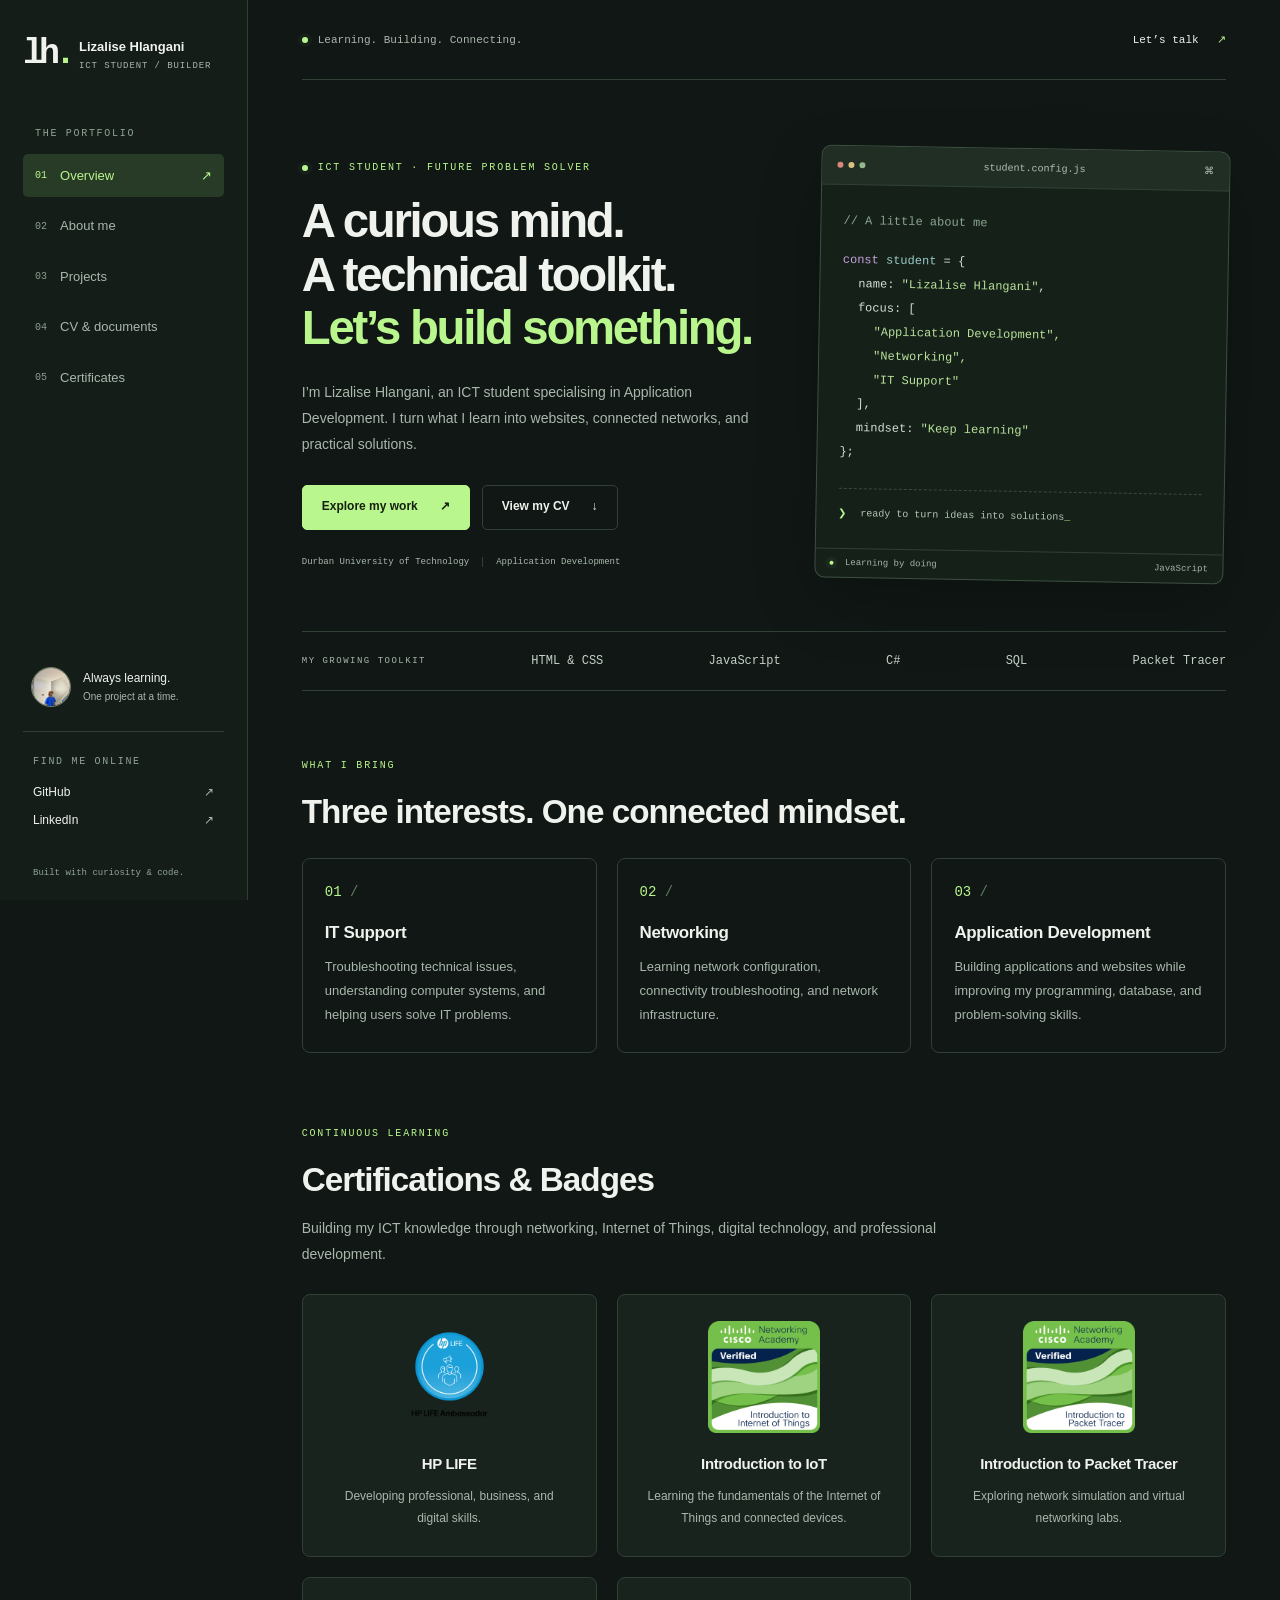
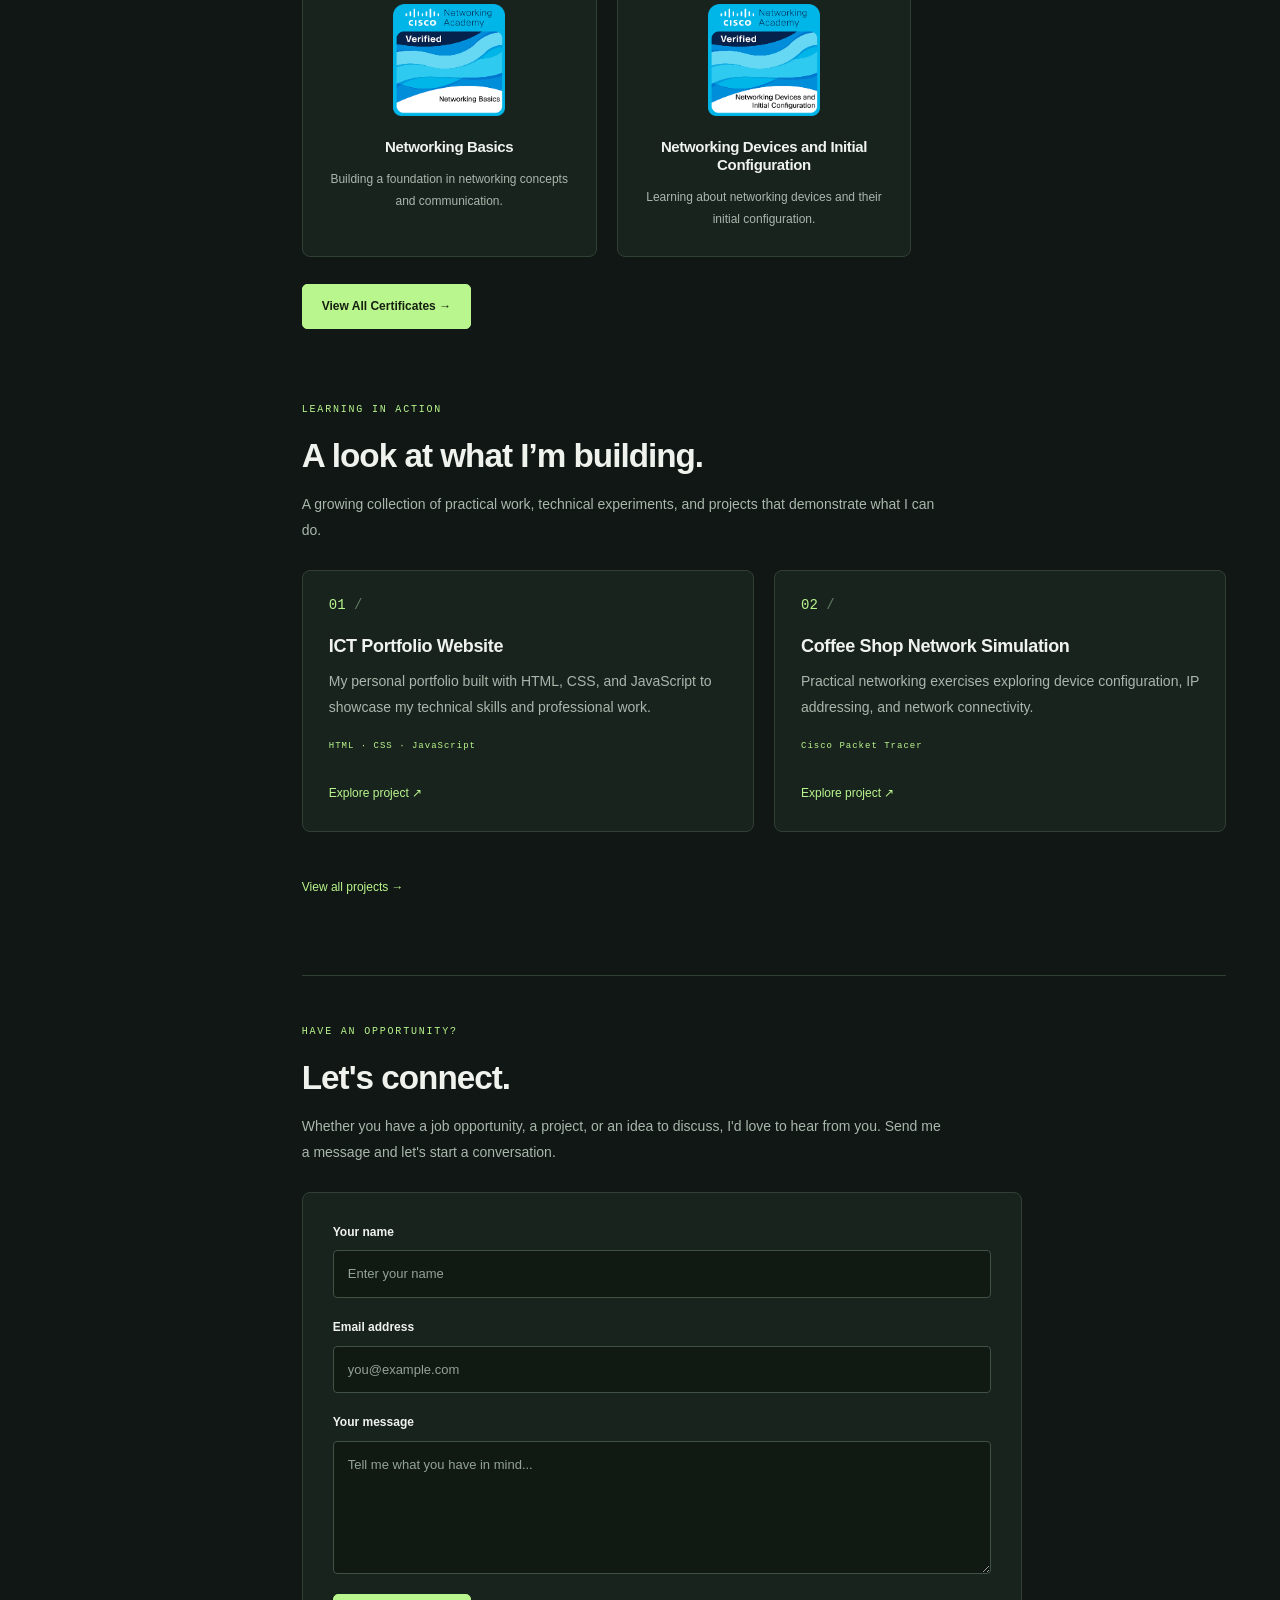
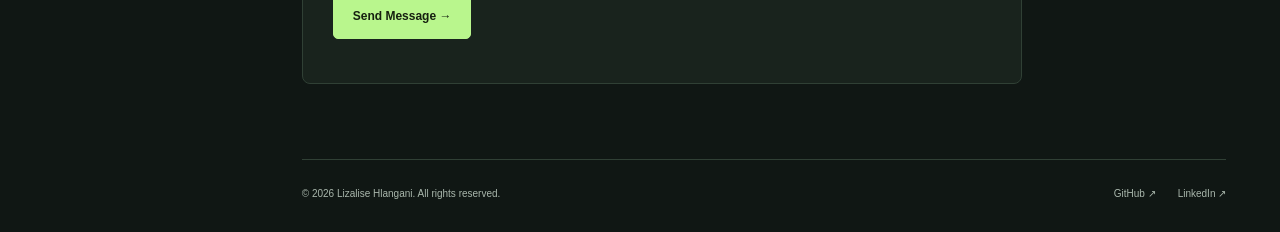
<file: index.html>
<!DOCTYPE html>
<html lang="en">
<head>
    <meta charset="UTF-8">
    <meta name="viewport" content="width=device-width, initial-scale=1.0">

    <meta name="description" content="Lizalise Hlangani’s ICT student portfolio: application development, networking labs, IT support, certificates, and career documents.">
    <meta name="theme-color" content="#101714">
    <link rel="icon" href="Images/favicon.svg" type="image/svg+xml">
    <title>Lizalise Hlangani | ICT Student Portfolio</title>

    <link rel="stylesheet" href="CSS/base.css">
    <link rel="stylesheet" href="CSS/main.css">
</head>
<body>
<a class="skip-link" href="#main">Skip to content</a>

    <aside class="sidebar">
 <a href="index.html" class="brand" aria-label="Lizalise Hlangani home"><span class="brand-icon">lh<span>.</span></span><span class="brand-name">Lizalise Hlangani<small>ICT STUDENT / BUILDER</small></span></a>
 <p class="nav-caption">THE PORTFOLIO</p><nav class="sidebar-nav" id="main-nav" aria-label="Main navigation"><a href="index.html" class="nav-link active" aria-current="page"><span class="nav-number" aria-hidden="true">01</span>Overview<span class="nav-arrow" aria-hidden="true">↗</span></a><a href="about.html" class="nav-link"><span class="nav-number" aria-hidden="true">02</span>About me<span class="nav-arrow" aria-hidden="true">↗</span></a><a href="projects.html" class="nav-link"><span class="nav-number" aria-hidden="true">03</span>Projects<span class="nav-arrow" aria-hidden="true">↗</span></a><a href="cv.html" class="nav-link"><span class="nav-number" aria-hidden="true">04</span>CV & documents<span class="nav-arrow" aria-hidden="true">↗</span></a><a href="certificates.html" class="nav-link"><span class="nav-number" aria-hidden="true">05</span>Certificates<span class="nav-arrow" aria-hidden="true">↗</span></a></nav><div class="sidebar-profile"><img src="Images/badges/lizalise.jpg" alt="Lizalise Hlangani" width="44" height="44"><div>Always learning.<small>One project at a time.</small></div></div><div class="sidebar-connect"><p>FIND ME ONLINE</p><a href="https://github.com/Liza-lise" target="_blank" rel="noopener noreferrer">GitHub <span aria-hidden="true">↗</span></a><a href="https://www.linkedin.com/in/lizalise-hlangani-87b4a82a8" target="_blank" rel="noopener noreferrer">LinkedIn <span aria-hidden="true">↗</span></a></div><span class="sidebar-note">Built with curiosity &amp; code.</span></aside>

    
     <main class="main-content" id="main">
<header class="topbar"><span><span class="status-dot"></span> Learning. Building. Connecting.</span><a href="index.html#contact">Let’s talk <span aria-hidden="true">↗</span></a></header>

<section class="hero home-hero" id="home">
 <div class="hero-copy"><p class="eyebrow"><span class="status-dot"></span> ICT STUDENT · FUTURE PROBLEM SOLVER</p>
 <h1>A curious mind.<br>A technical toolkit.<br><span>Let’s build something.</span></h1>
 <p>I’m Lizalise Hlangani, an ICT student specialising in Application Development. I turn what I learn into websites, connected networks, and practical solutions.</p>
 <div class="hero-actions"><a href="projects.html" class="primary-button">Explore my work <span aria-hidden="true">↗</span></a><a href="cv.html" class="secondary-button">View my CV <span aria-hidden="true">↓</span></a></div>
 <div class="hero-meta"><span>Durban University of Technology</span><span>Application Development</span></div></div>
 <div class="terminal" aria-label="An overview of my technical interests"><div class="terminal-bar"><span class="window-dots" aria-hidden="true"><i></i><i></i><i></i></span><span>student.config.js</span><span aria-hidden="true">⌘</span></div><div class="terminal-body"><p class="code-comment">// A little about me</p><p><span class="code-purple">const</span> <span class="code-blue">student</span> = {</p><p class="code-indent">name: <span class="code-green">"Lizalise Hlangani"</span>,</p><p class="code-indent">focus: [</p><p class="code-indent2 code-green">"Application Development",<br>"Networking",<br>"IT Support"</p><p class="code-indent">],</p><p class="code-indent">mindset: <span class="code-green">"Keep learning"</span></p><p>};</p><div class="terminal-output"><span aria-hidden="true">❯</span> ready to turn ideas into solutions<span class="cursor" aria-hidden="true">_</span></div></div><div class="terminal-footer"><span><span class="status-dot"></span> Learning by doing</span><span>JavaScript</span></div></div>
 </section>
 <div class="tech-strip" aria-label="Technologies I work with"><span>MY GROWING TOOLKIT</span><span>HTML &amp; CSS</span><span>JavaScript</span><span>C#</span><span>SQL</span><span>Packet Tracer</span></div>
         <!-- TECHNICAL FOCUS AREAS -->
      <section class="content-section" id="services">
          <p class="eyebrow">WHAT I BRING</p>
          <h2>Three interests. One connected mindset.</h2>
             <div class="card-grid">

            <article class="portfolio-card">
                <span class="card-icon">01</span>
                <h3>IT Support</h3>
                <p>
                    Troubleshooting technical issues,
                    understanding computer systems, and
                    helping users solve IT problems.
                </p>
            </article>

            <article class="portfolio-card">
                <span class="card-icon">02</span>
                <h3>Networking</h3>
                <p>
                    Learning network configuration,
                    connectivity troubleshooting, and
                    network infrastructure.
                </p>
            </article>

            <article class="portfolio-card">
                <span class="card-icon">03</span>
                <h3>Application Development</h3>
                <p>
                    Building applications and websites
                    while improving my programming,
                    database, and problem-solving skills.
                </p>
            </article>
        </div>
    </section>


<section class="content-section" id="certifications">

    <p class="eyebrow">CONTINUOUS LEARNING</p>

    <h2>Certifications &amp; Badges</h2>

    <p class="section-description">
        Building my ICT knowledge through networking,
        Internet of Things, digital technology, and
        professional development.
    </p>

    <!-- BADGE CARDS -->
    <div class="card-grid badge-grid">

        <!-- HP LIFE -->
        <article class="portfolio-card badge-card">
            <img
                src="Images/badges/HpLIFE.png"
                alt="HP LIFE badge"
                class="badge-image"
                loading="lazy"
            >

            <h3>HP LIFE</h3>

            <p>
                Developing professional, business,
                and digital skills.
            </p>
        </article>

        <!-- INTRODUCTION TO IOT -->
        <article class="portfolio-card badge-card">
            <img
                src="Images/badges/introduction-to-iot.png"
                alt="Introduction to IoT badge"
                class="badge-image"
                loading="lazy"
            >

            <h3>Introduction to IoT</h3>

            <p>
                Learning the fundamentals of the
                Internet of Things and connected devices.
            </p>
        </article>

        <!-- INTRODUCTION TO PACKET TRACER -->
        <article class="portfolio-card badge-card">
            <img
                src="Images/badges/introduction-to-packet-tracer.png"
                alt="Introduction to Packet Tracer badge"
                class="badge-image"
                loading="lazy"
            >

            <h3>Introduction to Packet Tracer</h3>

            <p>
                Exploring network simulation and
                virtual networking labs.
            </p>
        </article>

        <!-- NETWORKING BASICS -->
        <article class="portfolio-card badge-card">
            <img
                src="Images/badges/networking-basics.png"
                alt="Networking Basics badge"
                class="badge-image"
                loading="lazy"
            >

            <h3>Networking Basics</h3>

            <p>
                Building a foundation in networking
                concepts and communication.
            </p>
        </article>

        <!-- NETWORKING DEVICES -->
        <article class="portfolio-card badge-card">
            <img
                src="Images/badges/networking-devices-and-initial-configuration.png"
                alt="Networking Devices and Initial Configuration badge"
                class="badge-image"
                loading="lazy"
            >

            <h3>Networking Devices and Initial Configuration</h3>

            <p>
                Learning about networking devices
                and their initial configuration.
            </p>
        </article>

    </div>

    <!-- VIEW ALL CERTIFICATES -->
      <div class="hero-actions">
          <a href="certificates.html" class="primary-button">
            View All Certificates &rarr;
          </a>
      </div>

   </section>


    <!-- FEATURED PROJECTS -->
    <section class="content-section" id="projects">
        <p class="eyebrow">LEARNING IN ACTION</p><h2>A look at what I’m building.</h2>
        <p class="section-description">
            A growing collection of practical work,
            technical experiments, and projects that
            demonstrate what I can do.
        </p>
        <div class="card-grid">

            <article class="portfolio-card">
                <span class="card-icon">01</span>
                <h3>ICT Portfolio Website</h3>
                <p>
                    My personal portfolio built with HTML,
                    CSS, and JavaScript to showcase my
                    technical skills and professional work.
                </p>
                <span class="project-tag">HTML · CSS · JavaScript</span><a href="projects.html#portfolio" class="text-link">Explore project ↗</a>
            </article>

            <article class="portfolio-card">
                <span class="card-icon">02</span>
                <h3>Coffee Shop Network Simulation</h3>
                <p>
                    Practical networking exercises exploring
                    device configuration, IP addressing,
                    and network connectivity.
                </p>
                <span class="project-tag">Cisco Packet Tracer</span><a href="projects.html#network" class="text-link">Explore project ↗</a>
            </article>

        </div>

        <a href="projects.html" class="text-link">
            View all projects &rarr;
        </a>
    </section>


    <!-- CONTACT FORM -->
    <section class="content-section contact-section" id="contact">
        <p class="eyebrow">HAVE AN OPPORTUNITY?</p>

        <h2>Let's connect.</h2>

        <p class="section-description">
            Whether you have a job opportunity, a project,
            or an idea to discuss, I'd love to hear from you.
            Send me a message and let's start a conversation.
        </p>

        <form class="contact-form" id="contact-form" action="https://formspree.io/f/myekplwq" method="POST">

            <div class="form-group">
                <label for="name">Your name</label>
                <input
                    type="text"
                    id="name"
                    name="name"
                    placeholder="Enter your name"
                    autocomplete="name"
                    required
                >
            </div>

            <div class="form-group">
                <label for="email">Email address</label>
                <input
                    type="email"
                    id="email"
                    name="email"
                    placeholder="you@example.com"
                    autocomplete="email"
                    required
                >
            </div>

            <div class="form-group">
                <label for="message">Your message</label>
                <textarea
                    id="message"
                    name="message"
                    rows="5"
                    placeholder="Tell me what you have in mind..."
                    required
                ></textarea>
            </div>

            <button type="submit" class="primary-button">
                Send Message &rarr;
            </button>

            <p class="form-note" id="form-status" aria-live="polite"></p>

        </form>
    </section>

    <!-- FOOTER -->
    <footer class="site-footer">
        <p>&copy; 2026 Lizalise Hlangani. All rights reserved.</p>

        <div class="footer-socials">
            <a
                href="https://github.com/Liza-lise"
                target="_blank"
                rel="noopener noreferrer"
                aria-label="Visit my GitHub"
            >GitHub ↗</a>

            <a
                href="https://www.linkedin.com/in/lizalise-hlangani-87b4a82a8"
                target="_blank"
                rel="noopener noreferrer"
                aria-label="Visit my LinkedIn"
            >LinkedIn ↗</a>
        </div>
    </footer>

</main>
    <script src="JS/main.js"></script>
</body>
</html>
</file>
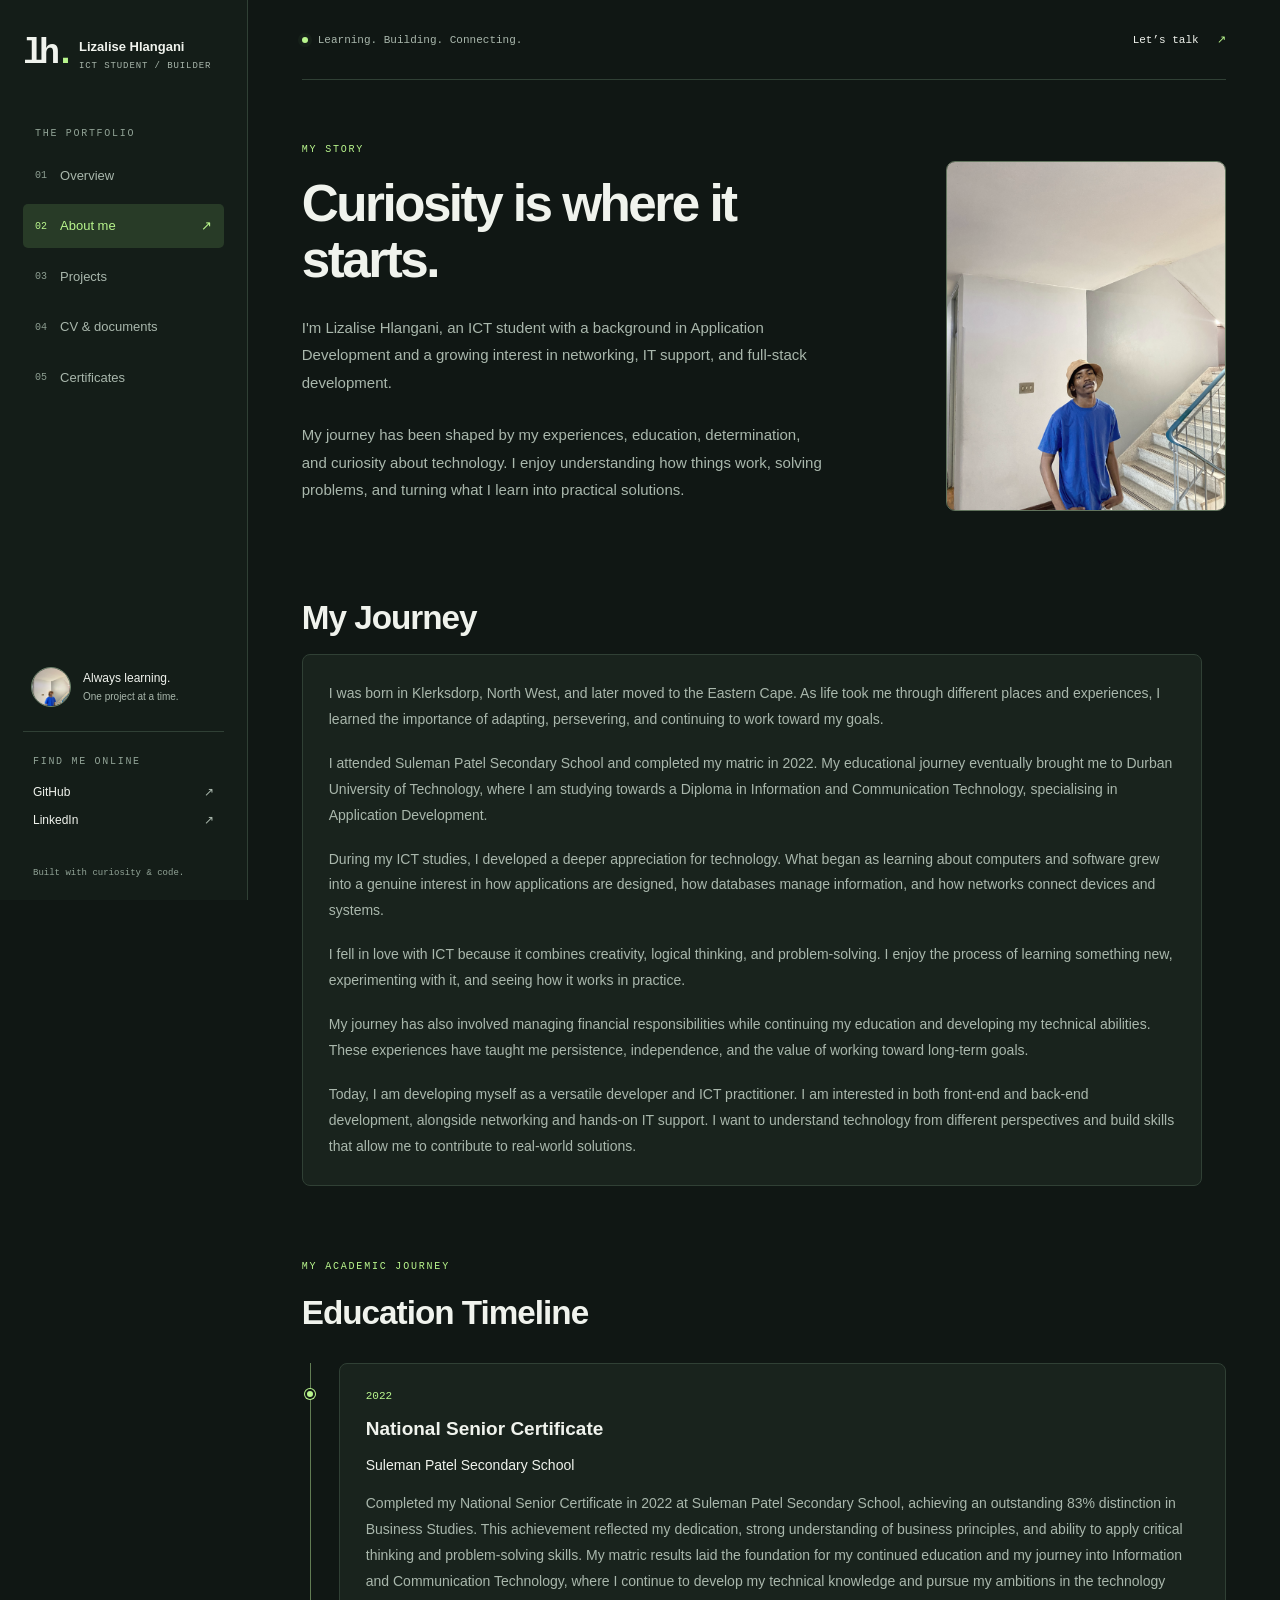
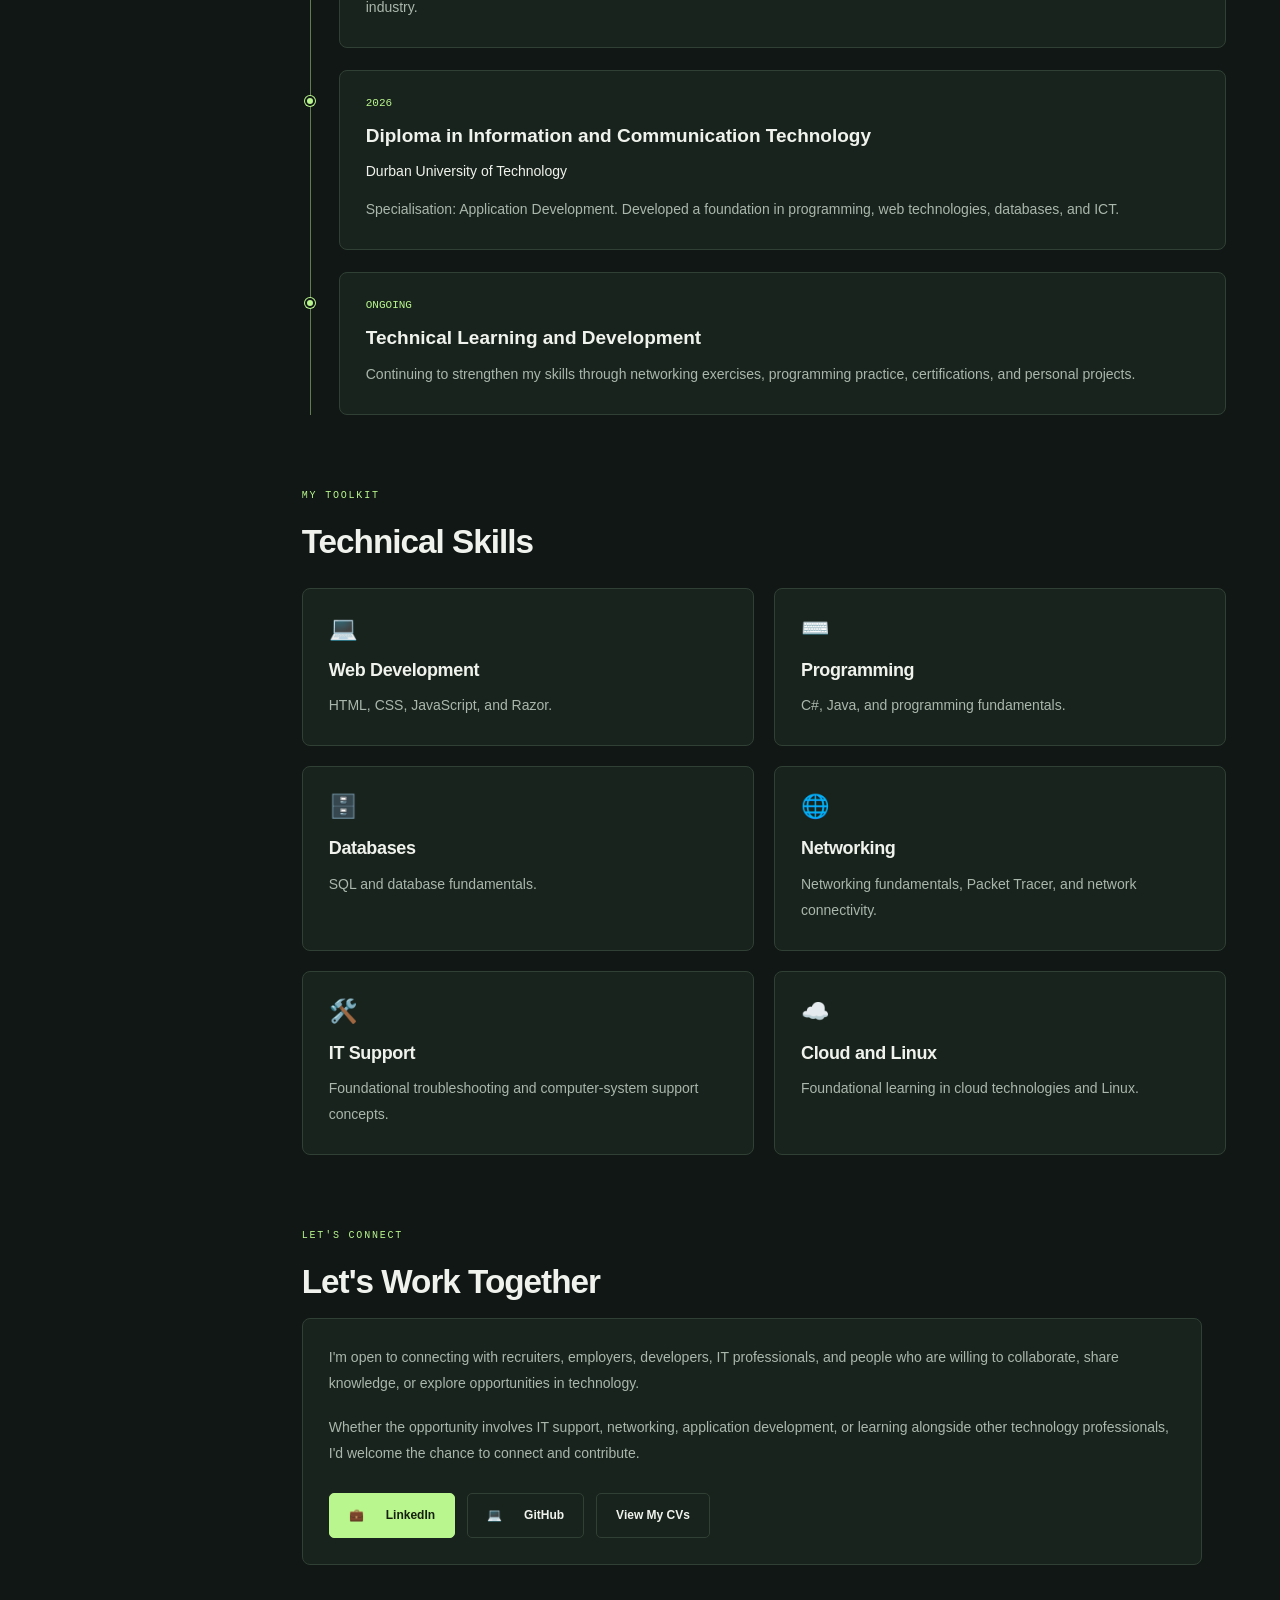
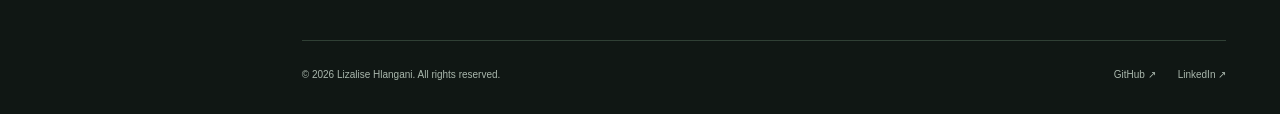
<file: about.html>
<!DOCTYPE html>
<html lang="en">
<head>
    <meta charset="UTF-8">
    <meta name="viewport" content="width=device-width, initial-scale=1.0">

    <meta name="description" content="Meet Lizalise Hlangani, an ICT student at Durban University of Technology specialising in Application Development.">
    <meta name="theme-color" content="#101714">
    <link rel="icon" href="Images/favicon.svg" type="image/svg+xml">
    <title>About Me | Lizalise Hlangani</title>

    <link rel="stylesheet" href="CSS/base.css">
    <link rel="stylesheet" href="CSS/main.css">
</head>

<body>
<a class="skip-link" href="#main">Skip to content</a>

    <!-- SIDEBAR -->
    <aside class="sidebar">
 <a href="index.html" class="brand" aria-label="Lizalise Hlangani home"><span class="brand-icon">lh<span>.</span></span><span class="brand-name">Lizalise Hlangani<small>ICT STUDENT / BUILDER</small></span></a>
 <p class="nav-caption">THE PORTFOLIO</p><nav class="sidebar-nav" id="main-nav" aria-label="Main navigation"><a href="index.html" class="nav-link"><span class="nav-number" aria-hidden="true">01</span>Overview<span class="nav-arrow" aria-hidden="true">↗</span></a><a href="about.html" class="nav-link active" aria-current="page"><span class="nav-number" aria-hidden="true">02</span>About me<span class="nav-arrow" aria-hidden="true">↗</span></a><a href="projects.html" class="nav-link"><span class="nav-number" aria-hidden="true">03</span>Projects<span class="nav-arrow" aria-hidden="true">↗</span></a><a href="cv.html" class="nav-link"><span class="nav-number" aria-hidden="true">04</span>CV & documents<span class="nav-arrow" aria-hidden="true">↗</span></a><a href="certificates.html" class="nav-link"><span class="nav-number" aria-hidden="true">05</span>Certificates<span class="nav-arrow" aria-hidden="true">↗</span></a></nav><div class="sidebar-profile"><img src="Images/badges/lizalise.jpg" alt="Lizalise Hlangani" width="44" height="44"><div>Always learning.<small>One project at a time.</small></div></div><div class="sidebar-connect"><p>FIND ME ONLINE</p><a href="https://github.com/Liza-lise" target="_blank" rel="noopener noreferrer">GitHub <span aria-hidden="true">↗</span></a><a href="https://www.linkedin.com/in/lizalise-hlangani-87b4a82a8" target="_blank" rel="noopener noreferrer">LinkedIn <span aria-hidden="true">↗</span></a></div><span class="sidebar-note">Built with curiosity &amp; code.</span></aside>

    <!-- MAIN CONTENT -->
    <main class="main-content" id="main">
<header class="topbar"><span><span class="status-dot"></span> Learning. Building. Connecting.</span><a href="index.html#contact">Let’s talk <span aria-hidden="true">↗</span></a></header>

        <!-- MY STORY -->
        <section class="hero about-hero"><div class="about-copy">

            <p class="eyebrow">MY STORY</p>

            <h1>Curiosity is where it starts.</h1>

            <p>
                I'm Lizalise Hlangani, an ICT student
                with a background in Application Development
                and a growing interest in networking,
                IT support, and full-stack development.
            </p>

            <p>
                My journey has been shaped by my experiences,
                education, determination, and curiosity about
                technology. I enjoy understanding how things
                work, solving problems, and turning what I
                learn into practical solutions.
            </p>

        </div><div class="about-image">
    <img src="Images/badges/lizalise.jpg"
         alt="Portrait of Lizalise Hlangani">
</div></section>

        <!-- PERSONAL JOURNEY -->
        <section class="content-section">

            <h2>My Journey</h2>

            <div class="story-card">

                <p>
                    I was born in Klerksdorp, North West, and later
                    moved to the Eastern Cape. As life took me
                    through different places and experiences,
                    I learned the importance of adapting,
                    persevering, and continuing to work
                    toward my goals.
                </p>
                <p>
                    I attended Suleman Patel Secondary School
                    and completed my matric in 2022. My
                    educational journey eventually brought
                    me to Durban University of Technology,
                    where I am studying towards a Diploma in Information
                    and Communication Technology, specialising
                    in Application Development.
                </p>

                <p>
                    During my ICT studies, I developed a
                    deeper appreciation for technology.
                    What began as learning about computers
                    and software grew into a genuine interest
                    in how applications are designed, how
                    databases manage information, and how
                    networks connect devices and systems.
                </p>

                <p>
                    I fell in love with ICT because it combines
                    creativity, logical thinking, and
                    problem-solving. I enjoy the process of
                    learning something new, experimenting
                    with it, and seeing how it works in practice.
                </p>

                <p>
                    My journey has also involved managing
                    financial responsibilities while continuing
                    my education and developing my technical
                    abilities. These experiences have taught
                    me persistence, independence, and the
                    value of working toward long-term goals.
                </p>

                <p>
                    Today, I am developing myself as a
                    versatile developer and ICT practitioner.
                    I am interested in both front-end and
                    back-end development, alongside networking
                    and hands-on IT support. I want to
                    understand technology from different
                    perspectives and build skills that allow
                    me to contribute to real-world solutions.
                </p>

            </div>

        </section>

        <!-- EDUCATION TIMELINE -->
        <section class="content-section">

            <p class="eyebrow">MY ACADEMIC JOURNEY</p>

            <h2>Education Timeline</h2>

            <div class="education-timeline">

                <article class="timeline-item">

                    <div class="timeline-dot"></div>

                    <div class="timeline-content">

                        <span class="timeline-year">2022</span>

                        <h3>National Senior Certificate</h3>

                        <p class="timeline-place">
                            Suleman Patel Secondary School
                        </p>

                        <p>
                            Completed my National Senior Certificate in 2022 at Suleman Patel Secondary School,
                             achieving an outstanding 83% distinction in Business Studies.
                             This achievement reflected my dedication, strong understanding of business principles,
                              and ability to apply critical thinking and problem-solving skills.
                               My matric results laid the foundation for my continued education and
                                my journey into Information and Communication Technology,
                                where I continue to develop my technical knowledge and
                                pursue my ambitions in the technology industry.
                        </p>

                    </div>

                </article>

                <article class="timeline-item">

                    <div class="timeline-dot"></div>

                    <div class="timeline-content">

                        <span class="timeline-year">2026</span>

                        <h3>
                            Diploma in Information and
                            Communication Technology
                        </h3>

                        <p class="timeline-place">
                            Durban University of Technology
                        </p>

                        <p>
                            Specialisation: Application Development.
                            Developed a foundation in programming,
                            web technologies, databases, and ICT.
                        </p>

                    </div>

                </article>

                <article class="timeline-item">

                    <div class="timeline-dot"></div>

                    <div class="timeline-content">

                        <span class="timeline-year">ONGOING</span>

                        <h3>Technical Learning and Development</h3>

                        <p>
                            Continuing to strengthen my skills
                            through networking exercises,
                            programming practice, certifications,
                            and personal projects.
                        </p>

                    </div>

                </article>

            </div>

        </section>


        <!-- TECHNICAL SKILLS -->
        <section class="content-section">

            <p class="eyebrow">MY TOOLKIT</p>

            <h2>Technical Skills</h2>

            <div class="cards-grid">

                <article class="card skill-card">
                    <span class="skill-icon" aria-hidden="true">💻</span>
                    <h3>Web Development</h3>
                    <p>HTML, CSS, JavaScript, and Razor.</p>
                </article>

                <article class="card skill-card">
                    <span class="skill-icon" aria-hidden="true">⌨️</span>
                    <h3>Programming</h3>
                    <p>C#, Java, and programming fundamentals.</p>
                </article>

                <article class="card skill-card">
                    <span class="skill-icon" aria-hidden="true">🗄️</span>
                    <h3>Databases</h3>
                    <p>SQL and database fundamentals.</p>
                </article>

                <article class="card skill-card">
                    <span class="skill-icon" aria-hidden="true">🌐</span>
                    <h3>Networking</h3>
                    <p>
                        Networking fundamentals, Packet Tracer,
                        and network connectivity.
                    </p>
                </article>

                <article class="card skill-card">
                    <span class="skill-icon" aria-hidden="true">🛠️</span>
                    <h3>IT Support</h3>
                    <p>
                        Foundational troubleshooting and
                        computer-system support concepts.
                    </p>
                </article>

                <article class="card skill-card">
                    <span class="skill-icon" aria-hidden="true">☁️</span>
                    <h3>Cloud and Linux</h3>
                    <p>
                        Foundational learning in cloud
                        technologies and Linux.
                    </p>
                </article>

            </div>

        </section>

        <!-- LET'S CONNECT -->
        <section class="content-section">

            <p class="eyebrow">LET'S CONNECT</p>

            <h2>Let's Work Together</h2>

            <div class="story-card">

                <p>
                    I'm open to connecting with recruiters,
                    employers, developers, IT professionals,
                    and people who are willing to collaborate,
                    share knowledge, or explore opportunities
                    in technology.
                </p>

                <p>
                    Whether the opportunity involves IT support,
                    networking, application development, or
                    learning alongside other technology
                    professionals, I'd welcome the chance
                    to connect and contribute.
                </p>

                <div class="cv-actions">

                    <a
                        href="https://www.linkedin.com/in/lizalise-hlangani-87b4a82a8"
                        class="btn btn-primary"
                        target="_blank"
                        rel="noopener noreferrer">
                        <span aria-hidden="true">💼</span>
                        LinkedIn
                    </a>

                    <a
                        href="https://github.com/Liza-lise"
                        class="btn"
                        target="_blank"
                        rel="noopener noreferrer">
                        <span aria-hidden="true">💻</span>
                        GitHub
                    </a>

                    <a href="cv.html" class="btn">
                        View My CVs
                    </a>

                </div>

            </div>

        </section>
           <!-- FOOTER -->
        <footer class="site-footer">

            <p>
                &copy; 2026 Lizalise Hlangani. All rights reserved.
            </p>

            <div class="footer-socials">

                <a href="https://github.com/Liza-lise"
                   target="_blank" rel="noopener noreferrer">
                    GitHub ↗
                </a>

                <a href="https://www.linkedin.com/in/lizalise-hlangani-87b4a82a8"
                   target="_blank" rel="noopener noreferrer">
                    LinkedIn ↗
                </a>

            </div>

        </footer>
    </main>

    <script src="JS/main.js"></script>

</body>
</html>
</file>
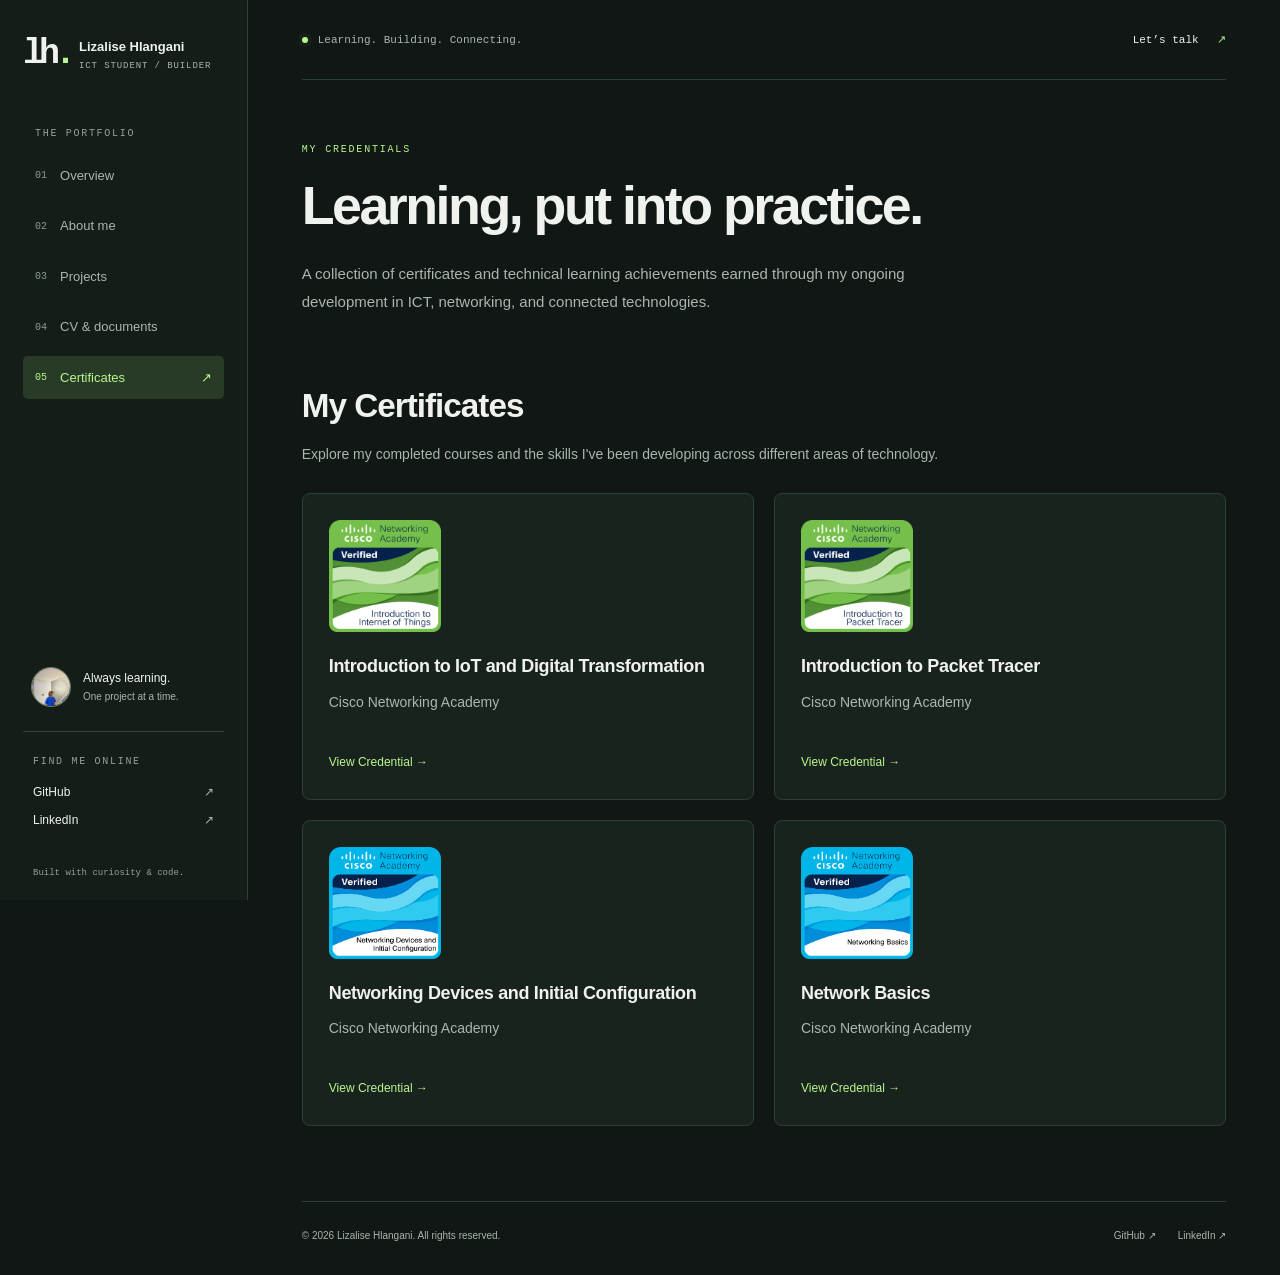
<file: certificates.html>
<!DOCTYPE html>
<html lang="en">
<head>
    <meta charset="UTF-8">
    <meta name="viewport" content="width=device-width, initial-scale=1.0">

    <meta name="description" content="Explore Lizalise Hlangani’s Cisco networking credentials and continuous learning achievements.">
    <meta name="theme-color" content="#101714">
    <link rel="icon" href="Images/favicon.svg" type="image/svg+xml">
    <title>Certificates | Lizalise Hlangani</title>

    <link rel="stylesheet" href="CSS/base.css">
    <link rel="stylesheet" href="CSS/main.css">
</head>

<body>
<a class="skip-link" href="#main">Skip to content</a>

    <!-- Sidebar -->
    <aside class="sidebar">
 <a href="index.html" class="brand" aria-label="Lizalise Hlangani home"><span class="brand-icon">lh<span>.</span></span><span class="brand-name">Lizalise Hlangani<small>ICT STUDENT / BUILDER</small></span></a>
 <p class="nav-caption">THE PORTFOLIO</p><nav class="sidebar-nav" id="main-nav" aria-label="Main navigation"><a href="index.html" class="nav-link"><span class="nav-number" aria-hidden="true">01</span>Overview<span class="nav-arrow" aria-hidden="true">↗</span></a><a href="about.html" class="nav-link"><span class="nav-number" aria-hidden="true">02</span>About me<span class="nav-arrow" aria-hidden="true">↗</span></a><a href="projects.html" class="nav-link"><span class="nav-number" aria-hidden="true">03</span>Projects<span class="nav-arrow" aria-hidden="true">↗</span></a><a href="cv.html" class="nav-link"><span class="nav-number" aria-hidden="true">04</span>CV & documents<span class="nav-arrow" aria-hidden="true">↗</span></a><a href="certificates.html" class="nav-link active" aria-current="page"><span class="nav-number" aria-hidden="true">05</span>Certificates<span class="nav-arrow" aria-hidden="true">↗</span></a></nav><div class="sidebar-profile"><img src="Images/badges/lizalise.jpg" alt="Lizalise Hlangani" width="44" height="44"><div>Always learning.<small>One project at a time.</small></div></div><div class="sidebar-connect"><p>FIND ME ONLINE</p><a href="https://github.com/Liza-lise" target="_blank" rel="noopener noreferrer">GitHub <span aria-hidden="true">↗</span></a><a href="https://www.linkedin.com/in/lizalise-hlangani-87b4a82a8" target="_blank" rel="noopener noreferrer">LinkedIn <span aria-hidden="true">↗</span></a></div><span class="sidebar-note">Built with curiosity &amp; code.</span></aside>


    <!-- Main Content -->
    <main class="main-content" id="main">
<header class="topbar"><span><span class="status-dot"></span> Learning. Building. Connecting.</span><a href="index.html#contact">Let’s talk <span aria-hidden="true">↗</span></a></header>

        <!-- Page Introduction -->
        <section class="hero">
            <p class="eyebrow">MY CREDENTIALS</p>

            <h1>Learning, put into practice.</h1>

            <p>
                A collection of certificates and technical learning
                achievements earned through my ongoing development in
                ICT, networking, and connected technologies.
            </p>
        </section>


        <!-- Certificates Section -->
        <section class="content-section">

            <h2>My Certificates</h2>

            <p class="section-description">
                Explore my completed courses and the skills I've been
                developing across different areas of technology.
            </p>

            <div class="card-grid">


                <!-- Introduction to IoT -->
                <article class="portfolio-card credential-card"><img src="Images/badges/introduction-to-iot.png" class="badge-image" alt="" loading="lazy" width="112" height="112">
                    <h3>Introduction to IoT and Digital Transformation</h3>

                    <p>Cisco Networking Academy</p>

                    <a
                        href="https://www.credly.com/badges/13c88bf5-c538-40a1-8f82-4318309506bb/public_url"
                        class="text-link"
                        target="_blank"
                        rel="noopener noreferrer">
                        View Credential &rarr;
                    </a>
                </article>


                <!-- Introduction to Packet Tracer -->
                <article class="portfolio-card credential-card"><img src="Images/badges/introduction-to-packet-tracer.png" class="badge-image" alt="" loading="lazy" width="112" height="112">
                    <h3>Introduction to Packet Tracer</h3>

                    <p>Cisco Networking Academy</p>

                    <a
                        href="https://www.credly.com/badges/c3f43f23-1422-4403-885b-7c67cda07eef/public_url"
                        class="text-link"
                        target="_blank"
                        rel="noopener noreferrer">
                        View Credential &rarr;
                    </a>
                </article>


                <!-- Networking Devices and Initial Configuration -->
                <article class="portfolio-card credential-card"><img src="Images/badges/networking-devices-and-initial-configuration.png" class="badge-image" alt="" loading="lazy" width="112" height="112">
                    <h3>Networking Devices and Initial Configuration</h3>

                    <p>Cisco Networking Academy</p>

                    <a
                        href="https://www.credly.com/badges/bf2cf3a1-213c-4014-b743-6b41de5f4f49/public_url"
                        class="text-link"
                        target="_blank"
                        rel="noopener noreferrer">
                        View Credential &rarr;
                    </a>
                </article>


                <!-- Network Basics -->
                <article class="portfolio-card credential-card"><img src="Images/badges/networking-basics.png" class="badge-image" alt="" loading="lazy" width="112" height="112">
                    <h3>Network Basics</h3>

                    <p>Cisco Networking Academy</p>

                    <a
                        href="https://www.credly.com/badges/fb086c8c-69b9-4c40-90df-95fdb6c650cb/public_url"
                        class="text-link"
                        target="_blank"
                        rel="noopener noreferrer">
                        View Credential &rarr;
                    </a>
                </article>

            </div>

        </section>


        <!-- Footer -->
        <footer class="site-footer">

            <p>
                &copy; 2026 Lizalise Hlangani. All rights reserved.
            </p>

            <div class="footer-socials">

                <a
                    href="https://github.com/Liza-lise"
                    target="_blank"
                    rel="noopener noreferrer">
                    GitHub ↗
                </a>

                <a
                    href="https://www.linkedin.com/in/lizalise-hlangani-87b4a82a8"
                    target="_blank"
                    rel="noopener noreferrer">
                    LinkedIn ↗
                </a>

            </div>

        </footer>

    </main>

    <script src="JS/main.js"></script>

</body>
</html>
</file>
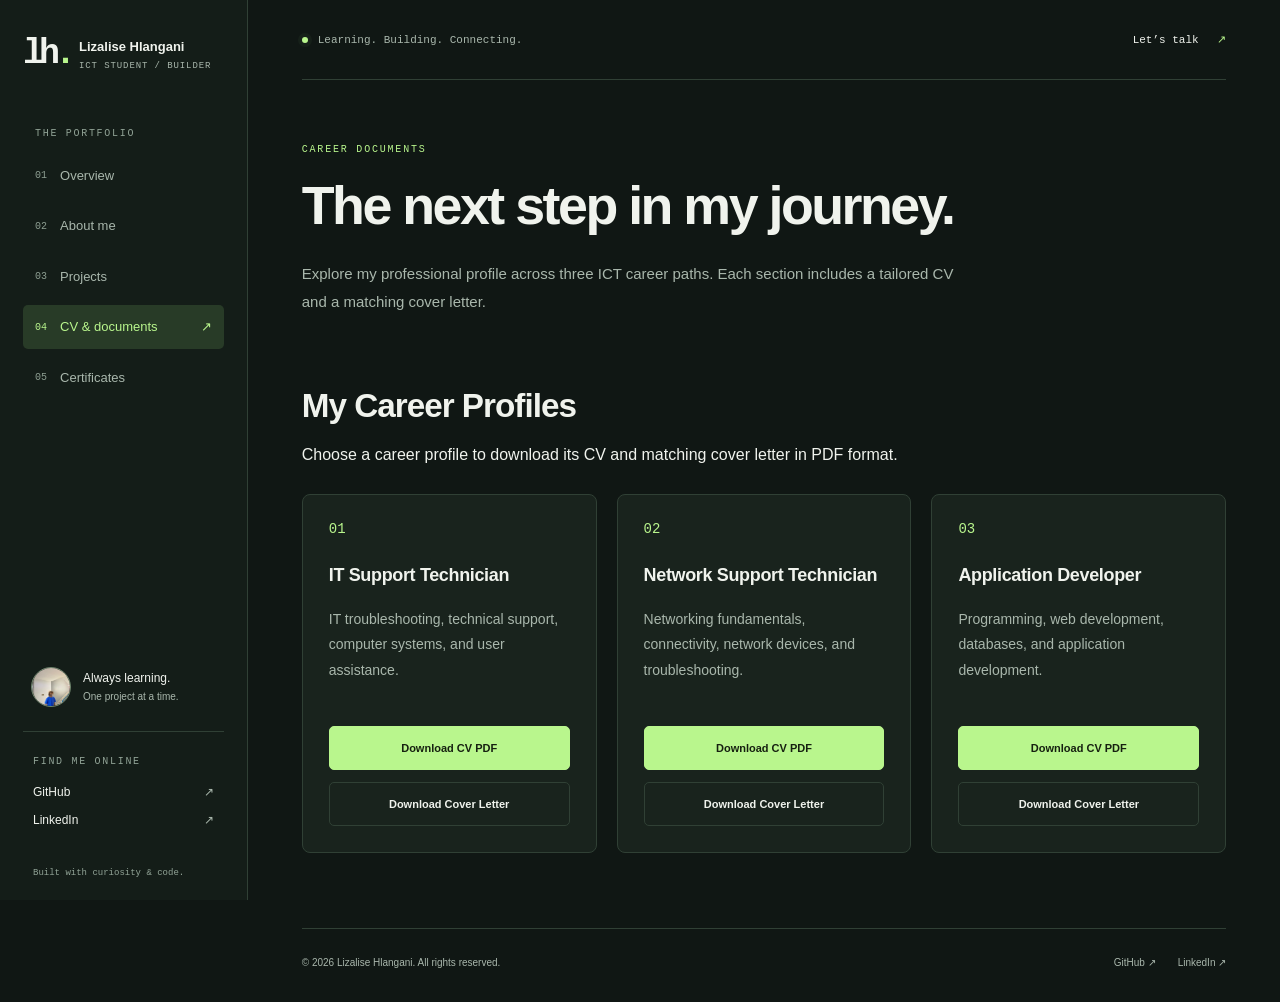
<file: cv.html>
<!DOCTYPE html>
<html lang="en">
<head>
    <meta charset="UTF-8">
    <meta name="viewport" content="width=device-width, initial-scale=1.0">

    <meta name="description" content="Download Lizalise Hlangani’s CVs and cover letters for application development, IT support, and network support.">
    <meta name="theme-color" content="#101714">
    <link rel="icon" href="Images/favicon.svg" type="image/svg+xml">
    <title>CV & Cover Letters | Lizalise Hlangani</title>

    <link rel="stylesheet" href="CSS/base.css">
    <link rel="stylesheet" href="CSS/main.css">
</head>
<body>
<a class="skip-link" href="#main">Skip to content</a>

    <aside class="sidebar">
 <a href="index.html" class="brand" aria-label="Lizalise Hlangani home"><span class="brand-icon">lh<span>.</span></span><span class="brand-name">Lizalise Hlangani<small>ICT STUDENT / BUILDER</small></span></a>
 <p class="nav-caption">THE PORTFOLIO</p><nav class="sidebar-nav" id="main-nav" aria-label="Main navigation"><a href="index.html" class="nav-link"><span class="nav-number" aria-hidden="true">01</span>Overview<span class="nav-arrow" aria-hidden="true">↗</span></a><a href="about.html" class="nav-link"><span class="nav-number" aria-hidden="true">02</span>About me<span class="nav-arrow" aria-hidden="true">↗</span></a><a href="projects.html" class="nav-link"><span class="nav-number" aria-hidden="true">03</span>Projects<span class="nav-arrow" aria-hidden="true">↗</span></a><a href="cv.html" class="nav-link active" aria-current="page"><span class="nav-number" aria-hidden="true">04</span>CV & documents<span class="nav-arrow" aria-hidden="true">↗</span></a><a href="certificates.html" class="nav-link"><span class="nav-number" aria-hidden="true">05</span>Certificates<span class="nav-arrow" aria-hidden="true">↗</span></a></nav><div class="sidebar-profile"><img src="Images/badges/lizalise.jpg" alt="Lizalise Hlangani" width="44" height="44"><div>Always learning.<small>One project at a time.</small></div></div><div class="sidebar-connect"><p>FIND ME ONLINE</p><a href="https://github.com/Liza-lise" target="_blank" rel="noopener noreferrer">GitHub <span aria-hidden="true">↗</span></a><a href="https://www.linkedin.com/in/lizalise-hlangani-87b4a82a8" target="_blank" rel="noopener noreferrer">LinkedIn <span aria-hidden="true">↗</span></a></div><span class="sidebar-note">Built with curiosity &amp; code.</span></aside>

    <main class="main-content" id="main">
<header class="topbar"><span><span class="status-dot"></span> Learning. Building. Connecting.</span><a href="index.html#contact">Let’s talk <span aria-hidden="true">↗</span></a></header>

        <section class="hero">
            <p class="eyebrow">CAREER DOCUMENTS</p>
            <h1>The next step in my journey.</h1>

            <p>
                Explore my professional profile across three
                ICT career paths. Each section includes a
                tailored CV and a matching cover letter.
            </p>
        </section>

<section class="content-section">
    <h2>My Career Profiles</h2>

    <p>
        Choose a career profile to download its CV
        and matching cover letter in PDF format.
    </p>

    <div class="cards-grid">

        <!-- Flashcard 1: IT Support -->
        <article class="card cv-card">
            <div class="cv-icon">01</div>

            <h3>IT Support Technician</h3>

            <p>
                IT troubleshooting, technical support,
                computer systems, and user assistance.
            </p>

            <div class="cv-actions">
                <a class="btn btn-primary"
                   href="Documents/it-support-cv.pdf"
                   download>
                    Download CV PDF
                </a>

                <a class="btn"
                   href="Documents/it-support-cover-letter.pdf"
                   download>
                    Download Cover Letter
                </a>
            </div>
        </article>

        <!-- Flashcard 2: Networking -->
        <article class="card cv-card">
            <div class="cv-icon">02</div>

            <h3>Network Support Technician</h3>

            <p>
                Networking fundamentals, connectivity,
                network devices, and troubleshooting.
            </p>

            <div class="cv-actions">
                <a class="btn btn-primary"
                   href="Documents/network-support-cv.pdf"
                   download>
                    Download CV PDF
                </a>

                <a class="btn"
                   href="Documents/network-support-cover-letter.pdf"
                   download>
                    Download Cover Letter
                </a>
            </div>
        </article>

        <!-- Flashcard 3: Application Development -->
        <article class="card cv-card">
            <div class="cv-icon">03</div>

            <h3>Application Developer</h3>

            <p>
                Programming, web development, databases,
                and application development.
            </p>

            <div class="cv-actions">
                <a class="btn btn-primary"
                   href="Documents/application-developer-cv.pdf"
                   download>
                    Download CV PDF
                </a>

                <a class="btn"
                   href="Documents/application-developer-cover-letter.pdf"
                   download>
                    Download Cover Letter
                </a>
            </div>
        </article>

    </div>
</section>




<footer class="site-footer">
    <p>&copy; 2026 Lizalise Hlangani. All rights reserved.</p>

    <div class="footer-socials">
        <a
            href="https://github.com/Liza-lise"
            target="_blank"
            rel="noopener noreferrer"
            aria-label="Visit my GitHub"
        >GitHub ↗</a>

        <a
            href="https://www.linkedin.com/in/lizalise-hlangani-87b4a82a8"
            target="_blank"
            rel="noopener noreferrer"
            aria-label="Visit my LinkedIn"
        >LinkedIn ↗</a>
    </div>
</footer>
</main>
    <script src="JS/main.js"></script>
</body>
</html>
</file>
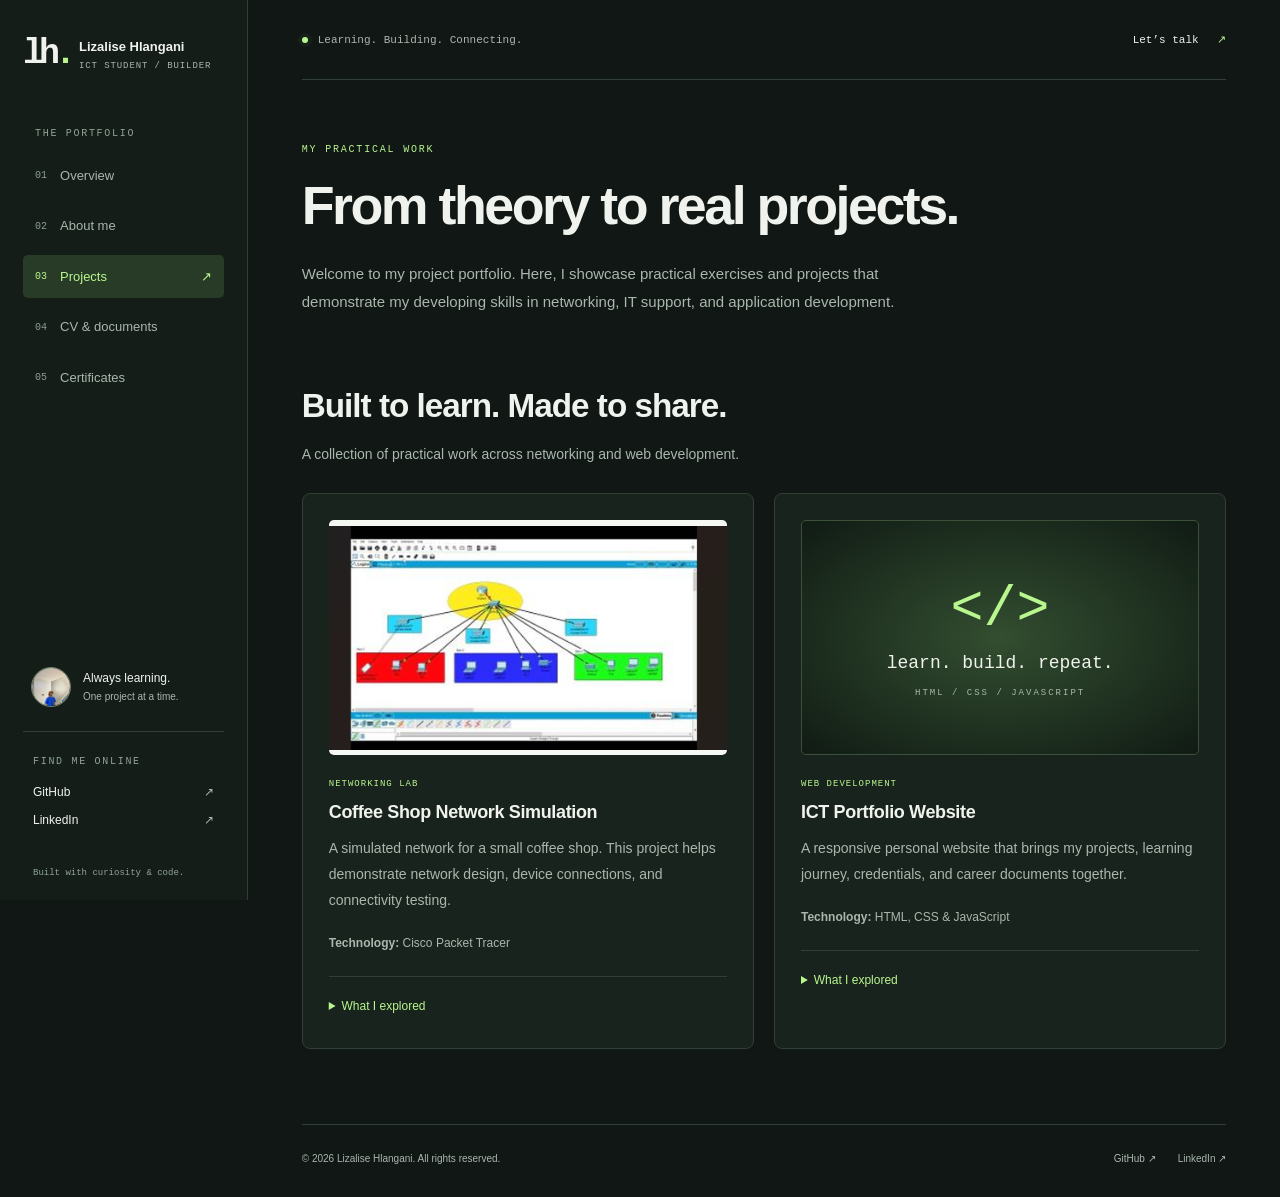
<file: projects.html>
<!DOCTYPE html>
<html lang="en">

<head>
    <meta charset="UTF-8">
    <meta name="viewport" content="width=device-width, initial-scale=1.0">

    <meta name="description" content="Explore Lizalise Hlangani’s practical web development and Cisco Packet Tracer networking projects.">
    <meta name="theme-color" content="#101714">
    <link rel="icon" href="Images/favicon.svg" type="image/svg+xml">
    <title>Projects | Lizalise Hlangani</title>

    <!-- Existing portfolio styles -->
    <link rel="stylesheet" href="CSS/base.css">
    <link rel="stylesheet" href="CSS/main.css">
</head>

<body>
<a class="skip-link" href="#main">Skip to content</a>

    <!-- SIDEBAR -->
    <aside class="sidebar">
 <a href="index.html" class="brand" aria-label="Lizalise Hlangani home"><span class="brand-icon">lh<span>.</span></span><span class="brand-name">Lizalise Hlangani<small>ICT STUDENT / BUILDER</small></span></a>
 <p class="nav-caption">THE PORTFOLIO</p><nav class="sidebar-nav" id="main-nav" aria-label="Main navigation"><a href="index.html" class="nav-link"><span class="nav-number" aria-hidden="true">01</span>Overview<span class="nav-arrow" aria-hidden="true">↗</span></a><a href="about.html" class="nav-link"><span class="nav-number" aria-hidden="true">02</span>About me<span class="nav-arrow" aria-hidden="true">↗</span></a><a href="projects.html" class="nav-link active" aria-current="page"><span class="nav-number" aria-hidden="true">03</span>Projects<span class="nav-arrow" aria-hidden="true">↗</span></a><a href="cv.html" class="nav-link"><span class="nav-number" aria-hidden="true">04</span>CV & documents<span class="nav-arrow" aria-hidden="true">↗</span></a><a href="certificates.html" class="nav-link"><span class="nav-number" aria-hidden="true">05</span>Certificates<span class="nav-arrow" aria-hidden="true">↗</span></a></nav><div class="sidebar-profile"><img src="Images/badges/lizalise.jpg" alt="Lizalise Hlangani" width="44" height="44"><div>Always learning.<small>One project at a time.</small></div></div><div class="sidebar-connect"><p>FIND ME ONLINE</p><a href="https://github.com/Liza-lise" target="_blank" rel="noopener noreferrer">GitHub <span aria-hidden="true">↗</span></a><a href="https://www.linkedin.com/in/lizalise-hlangani-87b4a82a8" target="_blank" rel="noopener noreferrer">LinkedIn <span aria-hidden="true">↗</span></a></div><span class="sidebar-note">Built with curiosity &amp; code.</span></aside>


    <!-- MAIN CONTENT -->
    <main class="main-content" id="main">
<header class="topbar"><span><span class="status-dot"></span> Learning. Building. Connecting.</span><a href="index.html#contact">Let’s talk <span aria-hidden="true">↗</span></a></header>

        <!-- PAGE INTRODUCTION -->
        <section class="hero">

            <p class="eyebrow">MY PRACTICAL WORK</p>

            <h1>From theory to real projects.</h1>

            <p>
                Welcome to my project portfolio. Here, I showcase
                practical exercises and projects that demonstrate
                my developing skills in networking, IT support,
                and application development.
            </p>

        </section>


        <!-- NETWORKING PROJECTS -->
        <section class="content-section">

            <h2>Built to learn. Made to share.</h2>

            <p class="section-description">
                A collection of practical work across networking and web development.
            </p>

            <div class="card-grid">

                <!-- COFFEE SHOP PROJECT -->
                <article class="portfolio-card" id="network">

                    <img
                        src="Images/badges/projects/coffee-shop-topology.png"
                        alt="Network topology for a small coffee shop simulation"
                        class="project-image"
                        loading="lazy"
                    >

                    <span class="project-tag">NETWORKING LAB</span><h3>Coffee Shop Network Simulation</h3>

                    <p>
                        A simulated network for a small coffee shop.
                        This project helps demonstrate network design,
                        device connections, and connectivity testing.
                    </p>

                    <p class="project-tech">
                        <strong>Technology:</strong>
                        Cisco Packet Tracer
                    </p>

                <details class="project-details"><summary>What I explored</summary><p>Planning a small network, connecting devices, and using a simulated environment to explore connectivity.</p><a class="text-link" href="Images/badges/projects/coffee-shop-topology.png" target="_blank" rel="noopener noreferrer">Open full topology ↗</a></details></article>

<article class="portfolio-card" id="portfolio"><div class="web-preview" aria-hidden="true"><span>&lt;/&gt;</span><p>learn. build. repeat.</p><small>HTML / CSS / JAVASCRIPT</small></div><span class="project-tag">WEB DEVELOPMENT</span><h3>ICT Portfolio Website</h3><p>A responsive personal website that brings my projects, learning journey, credentials, and career documents together.</p><p class="project-tech"><strong>Technology:</strong> HTML, CSS &amp; JavaScript</p><details class="project-details"><summary>What I explored</summary><p>Semantic HTML, responsive layouts, shared styles, accessible navigation, and a contact form with submission feedback.</p><a class="text-link" href="index.html">Explore the website ↗</a></details></article>            </div>

        </section>


        <!-- FOOTER -->
        <footer class="site-footer">

            <p>
                &copy; 2026 Lizalise Hlangani. All rights reserved.
            </p>

            <div class="footer-socials">

                <a href="https://github.com/Liza-lise"
                   target="_blank" rel="noopener noreferrer">
                    GitHub ↗
                </a>

                <a href="https://www.linkedin.com/in/lizalise-hlangani-87b4a82a8"
                   target="_blank" rel="noopener noreferrer">
                    LinkedIn ↗
                </a>

            </div>

        </footer>

    </main>

    <!-- Existing JavaScript -->
    <script src="JS/main.js"></script>

</body>
</html>
</file>
<file: CSS/base.css>
/* Shared design tokens and accessible defaults. */
:root {
    color-scheme:dark;
    --color-background:#101714;
    --color-sidebar:#141d18;
    --color-surface:#19231d;
    --color-primary:#b9f68d;
    --color-primary-hover:#d0ffad;
    --color-text:#f0f3ed;
    --color-muted:#a9b7ac;
    --color-border:#304035;
    --font-main:'Segoe UI',Arial,sans-serif;
    --font-code:Consolas,'Courier New',monospace;
    --sidebar-width:248px;
}

* {
    box-sizing:border-box;
    margin:0;
    padding:0;
}

html {
    scroll-behavior:smooth;
    scroll-padding-top:24px;
}

body {
    font-family:var(--font-main);
    background:var(--color-background);
    color:var(--color-text);
    line-height:1.65;
    min-width:320px;
}

a {
    color:inherit;
    text-decoration:none;
}

button,input,textarea {
    font:inherit;
}

button,a {
    -webkit-tap-highlight-color:transparent;
}

button {
    cursor:pointer;
}

img {
    display:block;
    max-width:100%;
}

a,button,input,textarea,summary {
    touch-action:manipulation;
}

a:focus-visible,button:focus-visible,input:focus-visible,textarea:focus-visible,summary:focus-visible {
    outline:2px solid var(--color-primary);
    outline-offset:5px;
}

::selection {
    background:var(--color-primary);
    color:var(--color-background);
}

h1,h2,h3 {
    line-height:1.2;
    font-weight:650;
}

p {
    overflow-wrap:break-word;
}

button:disabled {
    opacity:.65;
    cursor:wait;
}

.skip-link {
    position:fixed;
    left:16px;
    top:-90px;
    z-index:500;
    background:var(--color-primary);
    color:var(--color-background);
    padding:12px 20px;
    border-radius:6px;
}

.skip-link:focus {
    top:16px;
}

[id] {
    scroll-margin-top:30px;
}

@media(prefers-reduced-motion:reduce) {
    html {
        scroll-behavior:auto;
    }
    *,*::before,*::after {
        animation:none!important;
        transition:none!important;
    }
}
</file>
<file: CSS/main.css>
/* Layout and navigation */
.sidebar {
    position:fixed;
    inset:0 auto 0 0;
    width:var(--sidebar-width);
    padding:34px 23px 22px;
    display:flex;
    flex-direction:column;
    background:var(--color-sidebar);
    border-right:1px solid var(--color-border);
    z-index:100;
    overflow-y:auto;
}

.brand {
    display:flex;
    align-items:center;
    gap:11px;
    margin-bottom:54px;
}

.brand-icon {
    font:700 35px var(--font-code);
    letter-spacing:-5px;
    flex-shrink:0;
    width:45px;
}

.brand-icon>span {
    color:var(--color-primary);
}

.brand-name {
    font-size:13px;
    font-weight:650;
    line-height:1.6;
}

.brand-name small {
    display:block;
    color:var(--color-muted);
    font:9px var(--font-code);
    letter-spacing:.9px;
    margin-top:4px;
}

.nav-caption,.sidebar-connect p {
    font:10px var(--font-code);
    letter-spacing:1.7px;
    color:#91a396;
    margin:0 12px 15px;
}

.sidebar-nav {
    display:flex;
    flex-direction:column;
    gap:7px;
}

.nav-link {
    padding:11px 12px;
    display:flex;
    align-items:center;
    gap:13px;
    color:var(--color-muted);
    font-size:13px;
    border-radius:5px;
    transition:background .2s,color .2s;
}

.nav-number {
    font:10px var(--font-code);
    color:#8d9e91;
}

.nav-arrow {
    margin-left:auto;
    opacity:0;
}

.nav-link.active {
    background:#283b27;
    color:var(--color-primary);
}

.nav-link.active .nav-number {
    color:var(--color-primary);
}

.nav-link.active .nav-arrow,.nav-link:hover .nav-arrow {
    opacity:1;
}

.nav-link:hover {
    background:#223027;
    color:var(--color-text);
}

.sidebar-profile {
    margin-top:auto;
    padding:60px 8px 24px;
    display:flex;
    gap:12px;
    align-items:center;
    font-size:12px;
}

.sidebar-profile img {
    width:40px;
    height:40px;
    object-fit:cover;
    border-radius:50%;
    border:1px solid #6e846c;
}

.sidebar-profile small {
    display:block;
    font-size:10px;
    color:var(--color-muted);
}

.sidebar-connect {
    border-top:1px solid var(--color-border);
    padding:24px 10px 12px;
    display:flex;
    flex-direction:column;
    gap:8px;
}

.sidebar-connect p {
    margin:0 0 8px;
}

.sidebar-connect a {
    display:flex;
    justify-content:space-between;
    font-size:12px;
}

.sidebar-connect a span {
    color:var(--color-muted);
}

.sidebar-connect a:hover {
    color:var(--color-primary);
}

.sidebar-note {
    font:9px var(--font-code);
    color:#91a396;
    margin:25px 10px 0;
}

.main-content {
    margin-left:var(--sidebar-width);
    padding:0 clamp(24px,4.2vw,80px);
    max-width:1800px;
}

.topbar {
    display:flex;
    justify-content:space-between;
    align-items:center;
    gap:16px;
    min-height:80px;
    border-bottom:1px solid var(--color-border);
    font:11px var(--font-code);
    color:var(--color-muted);
}

.topbar>span {
    display:flex;
    align-items:center;
    gap:10px;
}

.topbar>a {
    color:var(--color-text);
}

.topbar>a span {
    margin-left:12px;
    color:var(--color-primary);
}

.status-dot {
    display:inline-block;
    width:6px;
    height:6px;
    background:var(--color-primary);
    border-radius:50%;
    box-shadow:0 0 0 4px #b9f68d0a;
    flex-shrink:0;
}

/* Hero */
.hero {
    margin:64px 0 70px;
    max-width:920px;
}

.eyebrow {
    font:10px var(--font-code);
    font-weight:500;
    letter-spacing:1.8px;
    color:var(--color-primary);
    margin-bottom:21px;
    display:flex;
    align-items:center;
    gap:10px;
}

.hero h1 {
    font-size:clamp(36px,4.2vw,62px);
    letter-spacing:-2.5px;
    line-height:1.1;
    max-width:850px;
    margin-bottom:25px;
}

.hero p:not(.eyebrow) {
    font-size:15px;
    max-width:660px;
    color:var(--color-muted);
    margin-bottom:24px;
    line-height:1.85;
}

.home-hero {
    max-width:none;
    display:grid;
    grid-template-columns:1.18fr 1fr;
    align-items:center;
    gap:34px;
    margin:68px 0 50px;
}

.home-hero h1 {
    font-size:clamp(36px,3.7vw,59px);
    line-height:1.13;
    letter-spacing:-2.3px;
}

.home-hero h1>span {
    color:var(--color-primary);
}

.home-hero .hero-copy>p:not(.eyebrow) {
    font-size:14px;
    max-width:480px;
}

.hero-actions,.cv-actions,.contact-actions {
    display:flex;
    gap:12px;
    flex-wrap:wrap;
    align-items:center;
    margin-top:27px;
}

.primary-button,.secondary-button,.btn {
    display:inline-flex;
    justify-content:center;
    align-items:center;
    gap:22px;
    min-height:45px;
    padding:11px 19px;
    font-size:12px;
    font-weight:650;
    border-radius:5px;
    transition:background .2s,border-color .2s;
    border:1px solid var(--color-border);
}

.primary-button,.btn-primary {
    background:var(--color-primary);
    color:#162010;
    border-color:var(--color-primary);
}

.primary-button:hover,.btn-primary:hover {
    background:var(--color-primary-hover);
    border-color:var(--color-primary-hover);
}

.secondary-button,.btn {
    background:transparent;
}

.btn-primary {
    background:var(--color-primary);
}

.secondary-button:hover,.btn:hover {
    border-color:var(--color-primary);
}

.hero-meta {
    display:flex;
    gap:13px;
    flex-wrap:wrap;
    margin-top:27px;
    font:9px var(--font-code);
    color:var(--color-muted);
}

.hero-meta span+span {
    border-left:1px solid var(--color-border);
    padding-left:13px;
}

.terminal {
    border:1px solid #3d5040;
    border-radius:10px;
    background:#152019;
    box-shadow:0 24px 65px #0003;
    transform:rotate(1deg);
    overflow:hidden;
}

.terminal-bar {
    display:flex;
    justify-content:space-between;
    align-items:center;
    padding:13px 15px;
    background:#202e24;
    font:10px var(--font-code);
    color:#b3c0b5;
    border-bottom:1px solid var(--color-border);
}

.window-dots {
    display:flex;
    gap:5px;
}

.window-dots i {
    width:6px;
    height:6px;
    background:#dc867c;
    border-radius:50%;
}

.window-dots i:nth-child(2) {
    background:#dac27e;
}

.window-dots i:nth-child(3) {
    background:#92b98a;
}

.terminal-body {
    padding:24px 22px;
    font:12px/2 var(--font-code);
    color:#d2dfd4;
}

.terminal .terminal-body p {
    font:inherit;
    line-height:2;
    margin:0;
    color:inherit;
}

.terminal .terminal-body .code-comment {
    color:#8ca591;
    margin-bottom:15px;
}

.terminal .terminal-body .code-indent {
    padding-left:16px;
}

.terminal .terminal-body .code-indent2 {
    padding-left:32px;
}

.code-green,.terminal .terminal-body .code-green {
    color:#b9e29b;
}

.code-purple {
    color:#c6a3dc;
}

.code-blue {
    color:#9acbc7;
}

.terminal-output {
    font-size:10px;
    margin-top:24px;
    padding-top:15px;
    border-top:1px dashed #364b3c;
    color:#b3c5b4;
}

.terminal-output>span:first-child {
    color:var(--color-primary);
    margin-right:8px;
}

.cursor {
    color:var(--color-primary);
}

.terminal-footer {
    display:flex;
    justify-content:space-between;
    gap:12px;
    padding:9px 14px;
    border-top:1px solid var(--color-border);
    font:9px var(--font-code);
    color:#a5b5a7;
}

.terminal-footer .status-dot {
    width:4px;
    height:4px;
    margin-right:6px;
}

.tech-strip {
    display:flex;
    justify-content:space-between;
    align-items:center;
    flex-wrap:wrap;
    gap:20px;
    padding:22px 0;
    border-block:1px solid var(--color-border);
    margin-bottom:69px;
    font:12px var(--font-code);
    color:#c5d1c6;
}

.tech-strip>span:first-child {
    font-size:9px;
    letter-spacing:1.5px;
    color:var(--color-muted);
}

/* Shared sections */
.content-section {
    margin:0 0 75px;
}

.content-section h2 {
    font-size:clamp(26px,2.6vw,36px);
    letter-spacing:-1px;
    margin-bottom:16px;
}

.section-description {
    max-width:650px;
    color:var(--color-muted);
    font-size:14px;
    margin:10px 0 26px;
    line-height:1.85;
}

.card-grid,.cards-grid {
    display:grid;
    grid-template-columns:repeat(2,minmax(0,1fr));
    gap:20px;
    margin:26px 0;
}

.portfolio-card,.card,.story-card,.timeline-content {
    min-width:0;
    padding:26px;
    background:var(--color-surface);
    border:1px solid var(--color-border);
    border-radius:8px;
}

.portfolio-card,.card {
    transition:border-color .2s;
}

.portfolio-card:hover,.card:hover {
    border-color:#63845a;
}

.portfolio-card h3,.card h3 {
    font-size:18px;
    letter-spacing:-.35px;
    margin-bottom:12px;
}

.portfolio-card p,.card p,.story-card p,.timeline-content p {
    font-size:14px;
    color:var(--color-muted);
    line-height:1.85;
}

.card-icon,.cv-icon,.skill-icon {
    font:14px var(--font-code);
    color:var(--color-primary);
    margin-bottom:23px;
    display:block;
}

.card-icon::after {
    content:' /';
    color:#617a62;
}

#services .card-grid {
    grid-template-columns:repeat(3,minmax(0,1fr));
}

#services .portfolio-card {
    background:transparent;
    padding:25px 22px;
}

#services .portfolio-card h3 {
    font-size:17px;
}

#services .portfolio-card p {
    font-size:13px;
}

.text-link {
    display:inline-block;
    color:var(--color-primary);
    font-size:12px;
    margin-top:20px;
    text-underline-offset:5px;
}

.text-link:hover {
    text-decoration:underline;
}

.project-tag {
    display:block;
    font:9px var(--font-code);
    letter-spacing:1px;
    color:var(--color-primary);
    margin:20px 0 13px;
}

.badge-grid {
    grid-template-columns:repeat(3,minmax(0,1fr));
}

.badge-card {
    text-align:center;
}

.badge-card h3 {
    font-size:15px;
}

.badge-card p {
    font-size:12px;
}

.badge-image {
    width:112px;
    height:112px;
    object-fit:contain;
    margin:0 auto 22px;
}

.credential-card {
    display:flex;
    flex-direction:column;
    align-items:flex-start;
}

.credential-card .badge-image {
    margin:0 0 24px;
}

.credential-card .text-link {
    margin-top:auto;
    padding-top:22px;
}

.credential-card p {
    margin-bottom:15px;
}

.project-image {
    width:100%;
    height:235px;
    object-fit:contain;
    object-position:center;
    border-radius:5px;
    background:#f6f8f3;
    margin-bottom:24px;
}

.project-tech {
    margin-top:18px;
    font-size:12px!important;
}

.project-details {
    margin-top:22px;
    border-top:1px solid var(--color-border);
    padding-top:15px;
    font-size:12px;
    color:var(--color-muted);
}

.project-details summary {
    cursor:pointer;
    color:var(--color-primary);
    padding:5px 0;
}

.project-details p {
    margin-top:12px;
    font-size:13px;
}

.web-preview {
    height:235px;
    display:flex;
    flex-direction:column;
    justify-content:center;
    align-items:center;
    background:radial-gradient(ellipse at center,#334e30,#101b14);
    border:1px solid #3b5139;
    border-radius:5px;
    margin-bottom:24px;
}

.web-preview>span {
    font:55px var(--font-code);
    color:var(--color-primary);
}

.web-preview p {
    font:18px var(--font-code);
    color:var(--color-text);
    margin-top:12px;
}

.web-preview small {
    font:9px var(--font-code);
    letter-spacing:2px;
    color:var(--color-muted);
    margin-top:15px;
}

/* About and education */
.about-hero {
    display:grid;
    grid-template-columns:1.5fr 1fr;
    gap:45px;
    align-items:center;
    max-width:none;
}

.about-hero h1 {
    font-size:clamp(36px,4vw,57px);
}

.about-image img {
    width:100%;
    max-width:280px;
    aspect-ratio:4/5;
    object-fit:cover;
    object-position:center;
    border-radius:9px;
    border:1px solid #5c7655;
    filter:saturate(.7);
}

.about-image {
    justify-self:end;
}

.story-card p+p {
    margin-top:18px;
}

.story-card {
    max-width:900px;
}

.education-timeline {
    position:relative;
    border-left:1px solid #617c53;
    margin:30px 0 0 8px;
    padding-left:28px;
}

.timeline-item {
    position:relative;
    margin-bottom:22px;
}

.timeline-dot {
    position:absolute;
    left:-34px;
    top:26px;
    width:10px;
    height:10px;
    border:2px solid var(--color-background);
    border-radius:50%;
    background:var(--color-primary);
    box-shadow:0 0 0 1px var(--color-primary);
}

.timeline-year {
    display:block;
    color:var(--color-primary);
    font:11px var(--font-code);
    margin-bottom:16px;
}

.timeline-content h3 {
    font-size:19px;
    margin-bottom:12px;
}

.timeline-place {
    color:var(--color-text)!important;
    margin-bottom:12px;
}

.skill-icon {
    font-size:23px;
    margin-bottom:17px;
}

.cv-card {
    display:flex;
    flex-direction:column;
    gap:8px;
}

.cv-card .cv-actions {
    margin-top:auto;
    padding-top:20px;
    align-items:stretch;
    flex-direction:column;
}

.cv-card .btn {
    font-size:11px;
    min-height:44px;
}

.cv-card h3 {
    font-size:18px;
}

.cv-card p {
    margin-bottom:14px;
}

.cv-icon {
    margin-bottom:20px;
}

body:has(.cv-card) .cards-grid {
    grid-template-columns:repeat(3,minmax(0,1fr));
}

/* Contact and footer */
.contact-section {
    border-top:1px solid var(--color-border);
    padding-top:50px;
}

.contact-form {
    max-width:720px;
    background:var(--color-surface);
    padding:30px;
    border:1px solid var(--color-border);
    border-radius:8px;
    margin-top:26px;
}

.form-group {
    display:flex;
    flex-direction:column;
    gap:8px;
    margin-bottom:20px;
}

.form-group label {
    font-size:12px;
    font-weight:600;
}

.form-group input,.form-group textarea {
    width:100%;
    background:#101a13;
    border:1px solid #405145;
    color:var(--color-text);
    padding:12px 14px;
    border-radius:4px;
    font-size:13px;
}

.form-group input::placeholder,.form-group textarea::placeholder {
    color:#93a296;
}

.form-group textarea {
    resize:vertical;
    min-height:130px;
}

.form-note {
    font-size:12px;
    color:var(--color-muted);
    margin-top:14px;
}

.form-note[data-state=error] {
    color:#ffb4a9;
}

.form-note[data-state=success] {
    color:var(--color-primary);
}

.site-footer {
    display:flex;
    justify-content:space-between;
    align-items:center;
    gap:20px;
    flex-wrap:wrap;
    padding:26px 0 30px;
    border-top:1px solid var(--color-border);
    font-size:10px;
    color:var(--color-muted);
    margin-top:25px;
}

.footer-socials {
    display:flex;
    gap:22px;
}

.footer-socials a:hover {
    color:var(--color-primary);
}

/* Responsive layouts preserve navigation without covering the page. */
@media(min-width:1600px) {
    .main-content {
        margin-right:auto;
    }
    .home-hero {
        gap:65px;
    }
    .terminal-body {
        font-size:14px;
    }
    .home-hero h1 {
        font-size:65px;
    }
}

@media(max-width:1150px) {
    :root {
        --sidebar-width:214px;
    }
    .sidebar {
        padding-inline:16px;
    }
    .main-content {
        padding-inline:30px;
    }
    .home-hero {
        grid-template-columns:1fr;
        gap:35px;
    }
    .hero-copy {
        max-width:720px;
    }
    .home-hero h1 {
        font-size:54px;
    }
    .terminal {
        max-width:610px;
        transform:none;
    }
    .terminal-body {
        font-size:13px;
    }
    .hero-meta {
        font-size:10px;
    }
    #services .card-grid,body:has(.cv-card) .cards-grid {
        grid-template-columns:1fr;
    }
    .tech-strip {
        justify-content:flex-start;
        gap:22px;
    }
    .badge-grid {
        grid-template-columns:repeat(2,minmax(0,1fr));
    }
    .about-hero {
        gap:25px;
    }
    .about-hero h1 {
        font-size:38px;
    }
}

@media(max-width:760px) {
    :root {
        --sidebar-width:0px;
    }
    .sidebar {
        position:relative;
        width:100%;
        height:auto;
        padding:20px 22px 15px;
        border-right:0;
        border-bottom:1px solid var(--color-border);
        overflow:visible;
    }
    .brand {
        margin:0 0 22px;
    }
    .brand-name {
        font-size:14px;
    }
    .nav-caption,.sidebar-profile,.sidebar-connect,.sidebar-note {
        display:none;
    }
    .sidebar-nav {
        flex-direction:row;
        gap:6px;
        flex-wrap:wrap;
    }
    .nav-link {
        font-size:11px;
        gap:6px;
        padding:8px 10px;
        min-height:39px;
    }
    .nav-number,.nav-arrow {
        display:none;
    }
    .main-content {
        margin:0;
        padding-inline:24px;
    }
    .topbar {
        min-height:64px;
        font-size:9px;
    }
    .hero {
        margin:44px 0 48px;
    }
    .home-hero h1 {
        font-size:clamp(36px,6.5vw,50px);
        letter-spacing:-1.7px;
    }
    .home-hero {
        gap:32px;
    }
    .hero h1 {
        letter-spacing:-1.5px;
    }
    .hero-meta {
        font-size:9px;
    }
    .hero-meta span+span {
        border:0;
        padding:0;
    }
    .tech-strip {
        font-size:10px;
        gap:18px;
        margin-bottom:46px;
    }
    .tech-strip>span:first-child {
        flex-basis:100%;
        font-size:9px;
    }
    .content-section {
        margin-bottom:50px;
    }
    .card-grid,.cards-grid {
        gap:16px;
    }
    .portfolio-card,.card {
        padding:22px;
    }
    .about-hero {
        grid-template-columns:1fr;
    }
    .about-image {
        justify-self:start;
        width:170px;
    }
    .about-hero h1 {
        font-size:40px;
    }
    .about-hero .about-copy p:last-child {
        margin-bottom:0;
    }
    .eyebrow {
        font-size:9px;
        letter-spacing:1.3px;
    }
    .credential-card h3 {
        font-size:16px;
    }
}

@media(max-width:480px) {
    .main-content {
        padding-inline:20px;
    }
    .sidebar {
        padding-inline:20px;
    }
    .sidebar-nav {
        gap:3px;
    }
    .nav-link {
        padding:7px 8px;
        font-size:10px;
    }
    .topbar {
        font-size:8px;
        gap:10px;
    }
    .topbar>a span {
        margin-left:4px;
    }
    .home-hero h1 {
        font-size:37px;
        letter-spacing:-1.7px;
    }
    .home-hero .hero-copy>p:not(.eyebrow) {
        font-size:13px;
    }
    .hero-actions {
        gap:9px;
    }
    .primary-button,.secondary-button {
        font-size:11px;
        padding:11px 14px;
        gap:14px;
    }
    .terminal-body {
        padding:20px 16px;
        font-size:10px;
    }
    .terminal-output {
        font-size:8px;
    }
    .terminal-bar {
        font-size:9px;
    }
    .terminal-footer {
        font-size:8px;
    }
    .card-grid,.cards-grid,.badge-grid {
        grid-template-columns:1fr;
    }
    .badge-grid {
        grid-template-columns:repeat(2,minmax(0,1fr));
        gap:10px;
    }
    .badge-card {
        padding:18px 12px;
    }
    .badge-card h3 {
        font-size:12px;
    }
    .badge-card p {
        font-size:11px;
    }
    .badge-image {
        width:85px;
        height:85px;
    }
    .contact-form {
        padding:20px;
    }
    .site-footer {
        align-items:flex-start;
        flex-direction:column;
        font-size:10px;
    }
    .hero h1 {
        font-size:36px;
    }
    .hero p:not(.eyebrow) {
        font-size:14px;
    }
    .story-card,.timeline-content {
        padding:20px;
    }
    .content-section h2 {
        font-size:27px;
    }
    .project-image,.web-preview {
        height:205px;
    }
}
</file>
